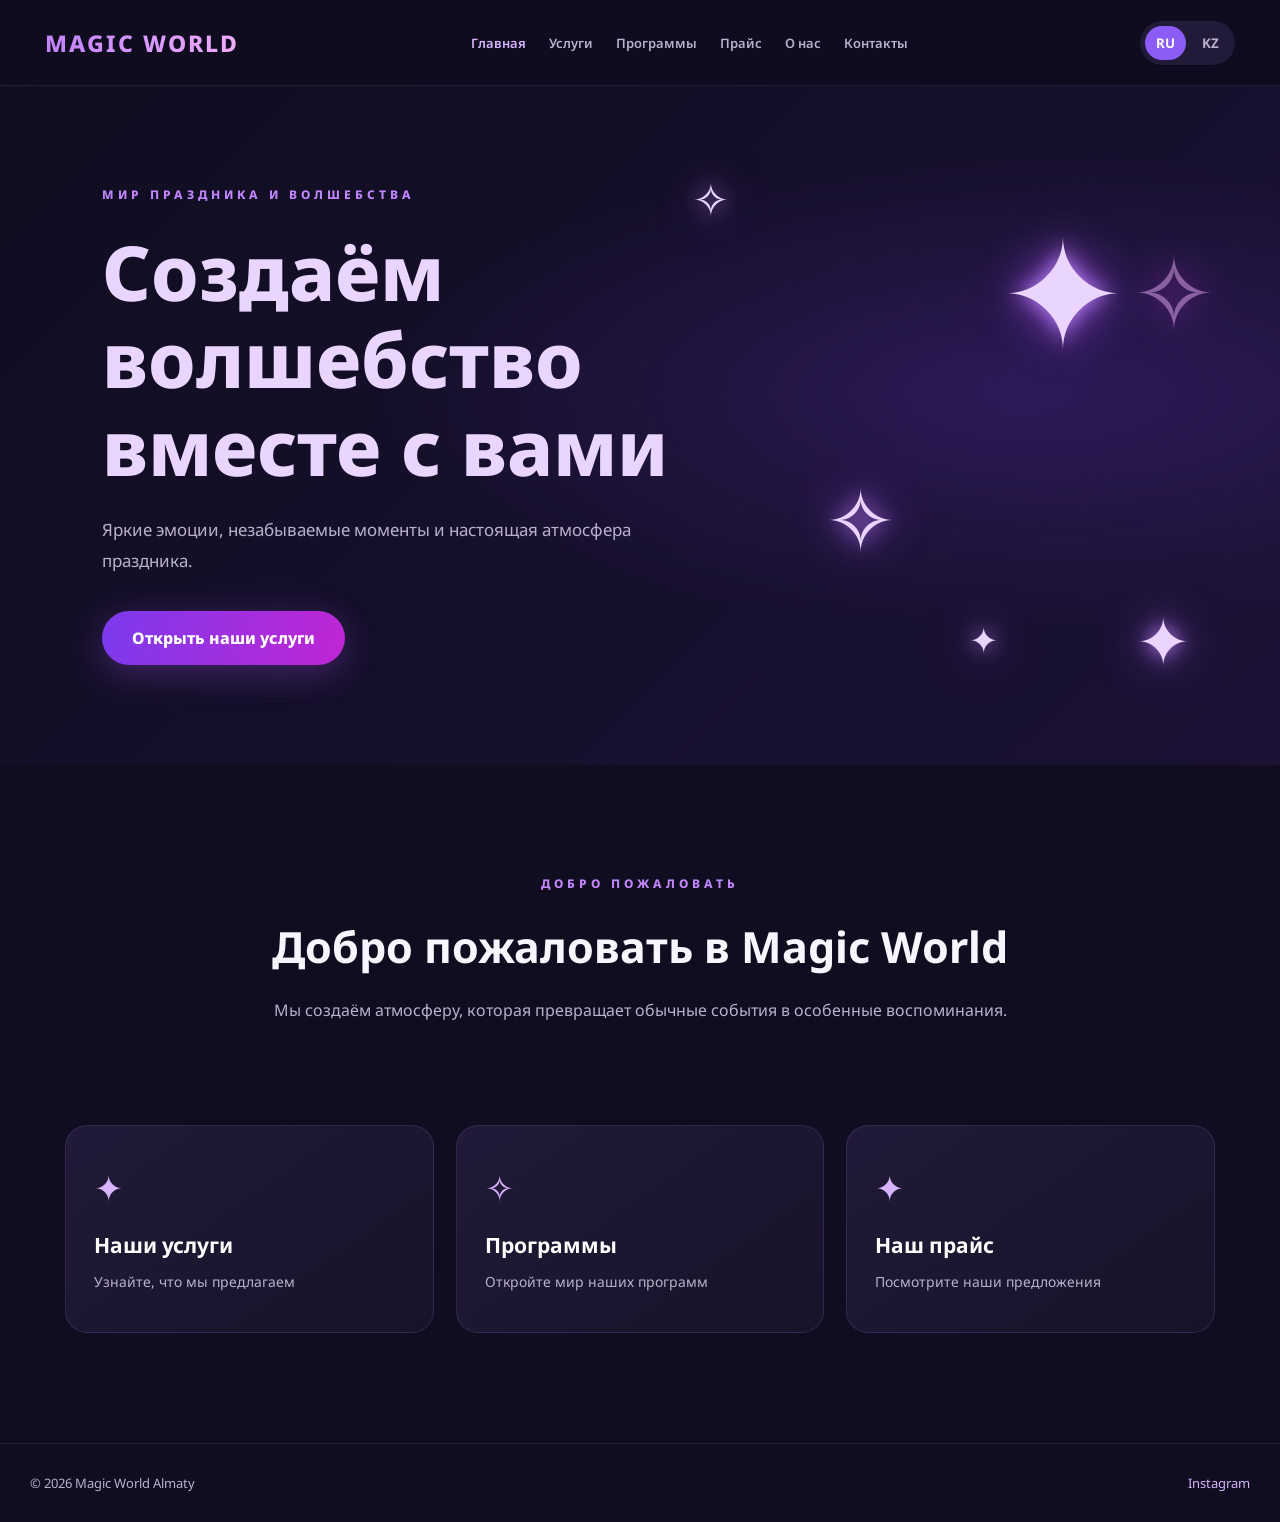
<file: index.html>
<!DOCTYPE html>
<html lang="ru">
<head>
    <meta charset="UTF-8">
    <meta name="viewport" content="width=device-width, initial-scale=1.0">
    <meta name="description" content="Magic World Almaty — создаём волшебство вместе с вами">
    <title>Magic World Almaty</title>
    <link rel="stylesheet" href="style.css">
    <link rel="preconnect" href="https://fonts.googleapis.com">
    <link href="https://fonts.googleapis.com/css2?family=Manrope:wght@400;500;600;700;800&display=swap" rel="stylesheet">
</head>

<body>

<header class="header">
    <div class="header-content">

        <a href="index.html" class="logo">MAGIC WORLD</a>

        <nav class="nav">
            <a href="index.html" class="active" data-ru="Главная" data-kz="Басты бет">Главная</a>
            <a href="services.html" data-ru="Услуги" data-kz="Қызметтер">Услуги</a>
            <a href="programs.html" data-ru="Программы" data-kz="Бағдарламалар">Программы</a>
            <a href="prices.html" data-ru="Прайс" data-kz="Бағалар">Прайс</a>
            <a href="about.html" data-ru="О нас" data-kz="Біз туралы">О нас</a>
            <a href="contacts.html" data-ru="Контакты" data-kz="Байланыс">Контакты</a>
        </nav>

        <div class="language-switch">
            <button class="lang-btn active" data-lang="ru">RU</button>
            <button class="lang-btn" data-lang="kz">KZ</button>
        </div>

    </div>
</header>

<main>

    <section class="hero" id="home">

        <div class="hero-stars">
            <span>✦</span>
            <span>✧</span>
            <span>✦</span>
            <span>✧</span>
            <span>✦</span>
        </div>

        <div class="hero-content">

            <p class="hero-label"
               data-ru="МИР ПРАЗДНИКА И ВОЛШЕБСТВА"
               data-kz="МЕРЕКЕ МЕН СИҚЫР ӘЛЕМІ">
               МИР ПРАЗДНИКА И ВОЛШЕБСТВА
            </p>

            <h1 data-ru="Создаём волшебство вместе с вами"
                data-kz="Сізбен бірге сиқыр жасаймыз">
                Создаём волшебство вместе с вами
            </h1>

            <p class="hero-description"
               data-ru="Яркие эмоции, незабываемые моменты и настоящая атмосфера праздника."
               data-kz="Жарқын эмоциялар, ұмытылмас сәттер және мерекенің ерекше атмосферасы.">
               Яркие эмоции, незабываемые моменты и настоящая атмосфера праздника.
            </p>

            <a href="services.html" class="hero-button"
               data-ru="Открыть наши услуги"
               data-kz="Қызметтерімізді көру">
               Открыть наши услуги
            </a>

        </div>

        <div class="hero-decoration">✧</div>

    </section>

    <section class="welcome">

        <p class="section-label"
           data-ru="ДОБРО ПОЖАЛОВАТЬ"
           data-kz="ҚОШ КЕЛДІҢІЗ">
           ДОБРО ПОЖАЛОВАТЬ
        </p>

        <h2 data-ru="Добро пожаловать в Magic World"
            data-kz="Magic World әлеміне қош келдіңіз">
            Добро пожаловать в Magic World
        </h2>

        <p data-ru="Мы создаём атмосферу, которая превращает обычные события в особенные воспоминания."
           data-kz="Біз қарапайым сәттерді ерекше естеліктерге айналдыратын атмосфера жасаймыз.">
           Мы создаём атмосферу, которая превращает обычные события в особенные воспоминания.
        </p>

    </section>

    <section class="quick-links">

        <a href="services.html" class="quick-card">
            <span>✦</span>
            <h3 data-ru="Наши услуги" data-kz="Қызметтеріміз">Наши услуги</h3>
            <p data-ru="Узнайте, что мы предлагаем" data-kz="Біз ұсынатын қызметтер">Узнайте, что мы предлагаем</p>
        </a>

        <a href="programs.html" class="quick-card">
            <span>✧</span>
            <h3 data-ru="Программы" data-kz="Бағдарламалар">Программы</h3>
            <p data-ru="Откройте мир наших программ" data-kz="Бағдарламаларымызды көріңіз">Откройте мир наших программ</p>
        </a>

        <a href="prices.html" class="quick-card">
            <span>✦</span>
            <h3 data-ru="Наш прайс" data-kz="Бағаларымыз">Наш прайс</h3>
            <p data-ru="Посмотрите наши предложения" data-kz="Ұсыныстарымызды қараңыз">Посмотрите наши предложения</p>
        </a>

    </section>

</main>

<footer class="footer">
    <p>© 2026 Magic World Almaty</p>
    <a href="https://www.instagram.com/magic_world_almaty/" target="_blank" rel="noopener noreferrer">
        Instagram
    </a>
</footer>

<script src="script.js"></script>

</body>
</html>
</file>
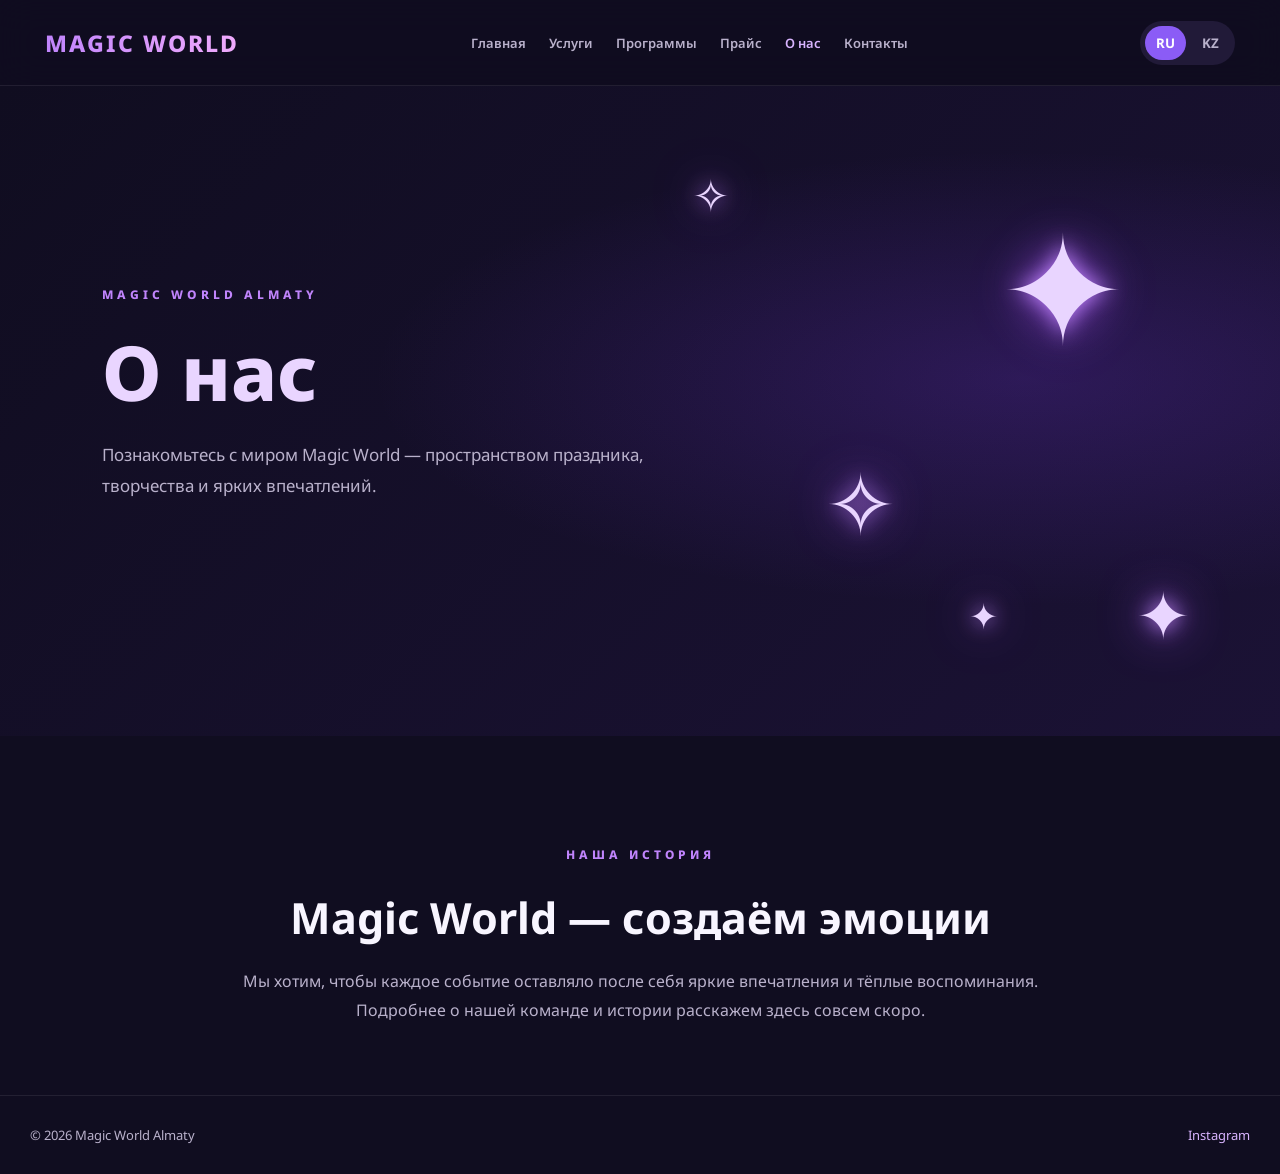
<file: about.html>
<!DOCTYPE html>
<html lang="ru">
<head>
    <meta charset="UTF-8">
    <meta name="viewport" content="width=device-width, initial-scale=1.0">
    <title>О нас — Magic World Almaty</title>
    <link rel="stylesheet" href="style.css">
</head>

<body>

<header class="header">
    <div class="header-content">

        <a href="index.html" class="logo">MAGIC WORLD</a>

        <nav class="nav">
            <a href="index.html" data-ru="Главная" data-kz="Басты бет">Главная</a>
            <a href="services.html" data-ru="Услуги" data-kz="Қызметтер">Услуги</a>
            <a href="programs.html" data-ru="Программы" data-kz="Бағдарламалар">Программы</a>
            <a href="prices.html" data-ru="Прайс" data-kz="Бағалар">Прайс</a>
            <a href="about.html" class="active" data-ru="О нас" data-kz="Біз туралы">О нас</a>
            <a href="contacts.html" data-ru="Контакты" data-kz="Байланыс">Контакты</a>
        </nav>

        <div class="language-switch">
            <button class="lang-btn active" data-lang="ru">RU</button>
            <button class="lang-btn" data-lang="kz">KZ</button>
        </div>

    </div>
</header>

<main>

    <section class="hero">
        <div class="hero-stars">
            <span>✦</span>
            <span>✧</span>
            <span>✦</span>
            <span>✧</span>
            <span>✦</span>
        </div>

        <div class="hero-content">

            <p class="hero-label">MAGIC WORLD ALMATY</p>

            <h1 data-ru="О нас"
                data-kz="Біз туралы">
                О нас
            </h1>

            <p class="hero-description"
               data-ru="Познакомьтесь с миром Magic World — пространством праздника, творчества и ярких впечатлений."
               data-kz="Magic World әлемімен танысыңыз — мереке, шығармашылық және жарқын әсерлер кеңістігі.">
                Познакомьтесь с миром Magic World — пространством праздника, творчества и ярких впечатлений.
            </p>

        </div>
    </section>

    <section class="welcome">

        <p class="section-label"
           data-ru="НАША ИСТОРИЯ"
           data-kz="БІЗДІҢ ТАРИХЫМЫЗ">
            НАША ИСТОРИЯ
        </p>

        <h2 data-ru="Magic World — создаём эмоции"
            data-kz="Magic World — эмоциялар сыйлаймыз">
            Magic World — создаём эмоции
        </h2>

        <p data-ru="Мы хотим, чтобы каждое событие оставляло после себя яркие впечатления и тёплые воспоминания. Подробнее о нашей команде и истории расскажем здесь совсем скоро."
           data-kz="Әрбір оқиға жарқын әсерлер мен жылы естеліктер қалдырғанын қалаймыз. Командамыз бен тарихымыз туралы толығырақ жақында айтамыз.">
            Мы хотим, чтобы каждое событие оставляло после себя яркие впечатления и тёплые воспоминания. Подробнее о нашей команде и истории расскажем здесь совсем скоро.
        </p>

    </section>

</main>

<footer class="footer">
    <p>© 2026 Magic World Almaty</p>
    <a href="https://www.instagram.com/magic_world_almaty/"
       target="_blank" rel="noopener noreferrer">Instagram</a>
</footer>

<script src="script.js"></script>

</body>
</html>
</file>
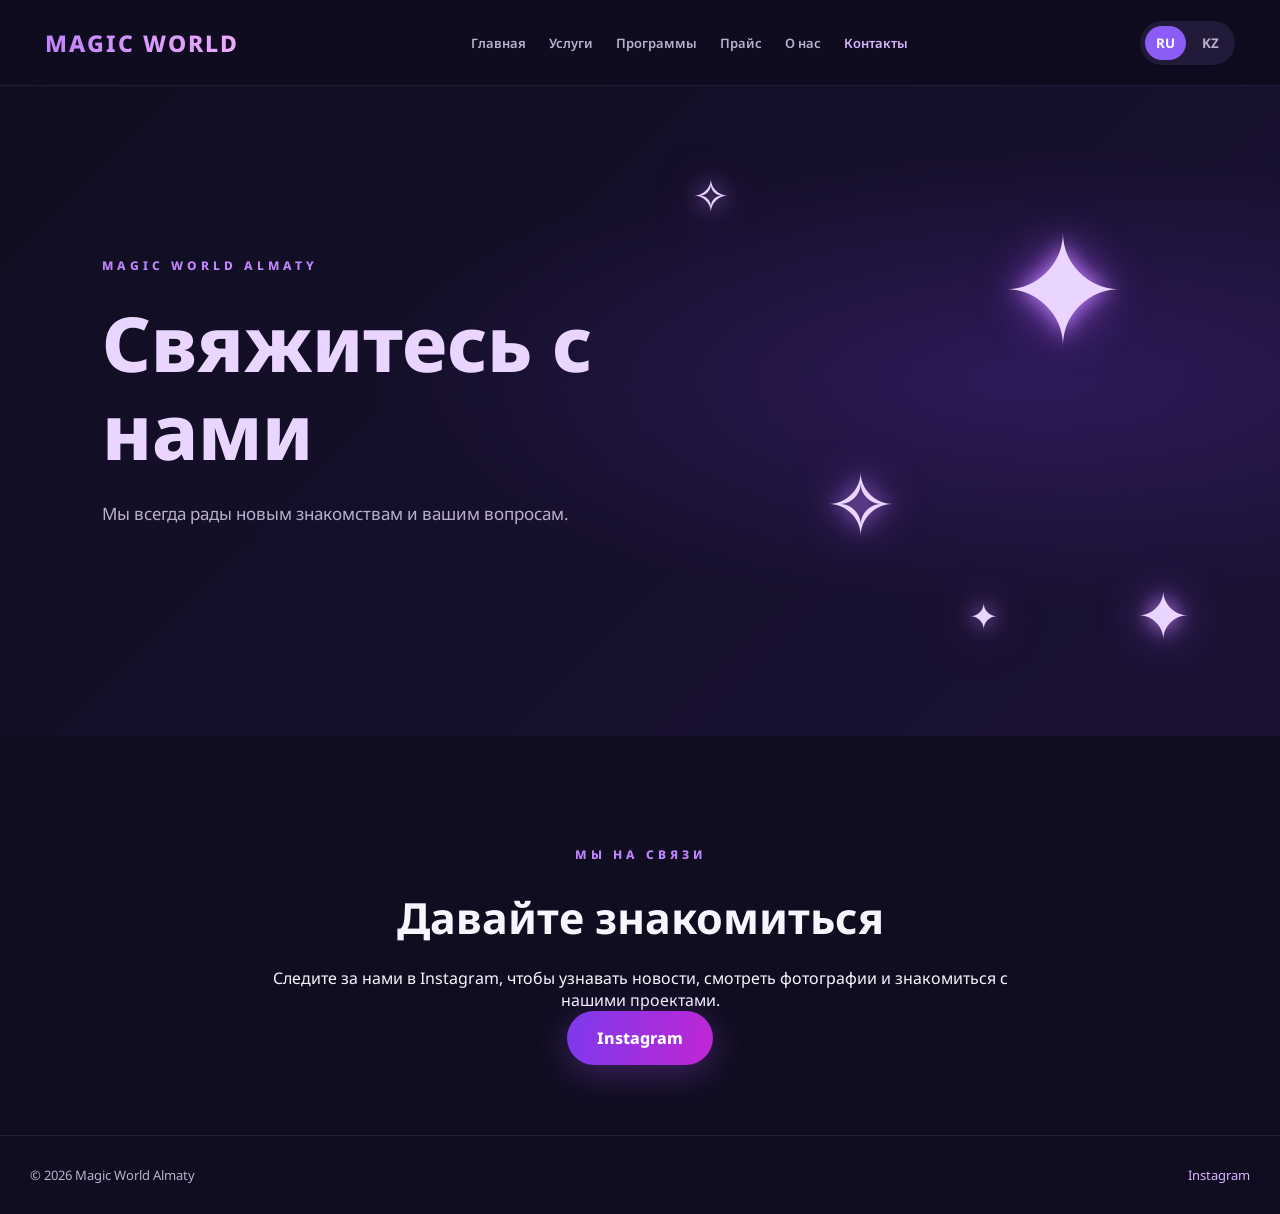
<file: contacts.html>
<!DOCTYPE html>
<html lang="ru">
<head>
    <meta charset="UTF-8">
    <meta name="viewport" content="width=device-width, initial-scale=1.0">
    <title>Контакты — Magic World Almaty</title>
    <link rel="stylesheet" href="style.css">
</head>

<body>

<header class="header">
    <div class="header-content">

        <a href="index.html" class="logo">MAGIC WORLD</a>

        <nav class="nav">
            <a href="index.html" data-ru="Главная" data-kz="Басты бет">Главная</a>
            <a href="services.html" data-ru="Услуги" data-kz="Қызметтер">Услуги</a>
            <a href="programs.html" data-ru="Программы" data-kz="Бағдарламалар">Программы</a>
            <a href="prices.html" data-ru="Прайс" data-kz="Бағалар">Прайс</a>
            <a href="about.html" data-ru="О нас" data-kz="Біз туралы">О нас</a>
            <a href="contacts.html" class="active" data-ru="Контакты" data-kz="Байланыс">Контакты</a>
        </nav>

        <div class="language-switch">
            <button class="lang-btn active" data-lang="ru">RU</button>
            <button class="lang-btn" data-lang="kz">KZ</button>
        </div>

    </div>
</header>

<main>

    <section class="hero">
        <div class="hero-stars">
            <span>✦</span>
            <span>✧</span>
            <span>✦</span>
            <span>✧</span>
            <span>✦</span>
        </div>

        <div class="hero-content">

            <p class="hero-label">MAGIC WORLD ALMATY</p>

            <h1 data-ru="Свяжитесь с нами"
                data-kz="Бізбен байланысыңыз">
                Свяжитесь с нами
            </h1>

            <p class="hero-description"
               data-ru="Мы всегда рады новым знакомствам и вашим вопросам."
               data-kz="Біз жаңа таныстықтар мен сұрақтарыңызға әрқашан қуаныштымыз.">
                Мы всегда рады новым знакомствам и вашим вопросам.
            </p>

        </div>
    </section>

    <section class="welcome">

        <p class="section-label"
           data-ru="МЫ НА СВЯЗИ"
           data-kz="БІЗ БАЙЛАНЫСТАМЫЗ">
            МЫ НА СВЯЗИ
        </p>

        <h2 data-ru="Давайте знакомиться"
            data-kz="Танысайық">
            Давайте знакомиться
        </h2>

        <p data-ru="Следите за нами в Instagram, чтобы узнавать новости, смотреть фотографии и знакомиться с нашими проектами."
           data-kz="Жаңалықтарды біліп, фотосуреттерді көріп, жобаларымызбен танысу үшін Instagram парақшамызға жазылыңыз.">
            Следите за нами в Instagram, чтобы узнавать новости, смотреть фотографии и знакомиться с нашими проектами.
        </p>

        <a href="https://www.instagram.com/magic_world_almaty/"
           target="_blank"
           rel="noopener noreferrer"
           class="hero-button">
            Instagram
        </a>

    </section>

</main>

<footer class="footer">
    <p>© 2026 Magic World Almaty</p>
    <a href="https://www.instagram.com/magic_world_almaty/"
       target="_blank" rel="noopener noreferrer">Instagram</a>
</footer>

<script src="script.js"></script>

</body>
</html>
</file>
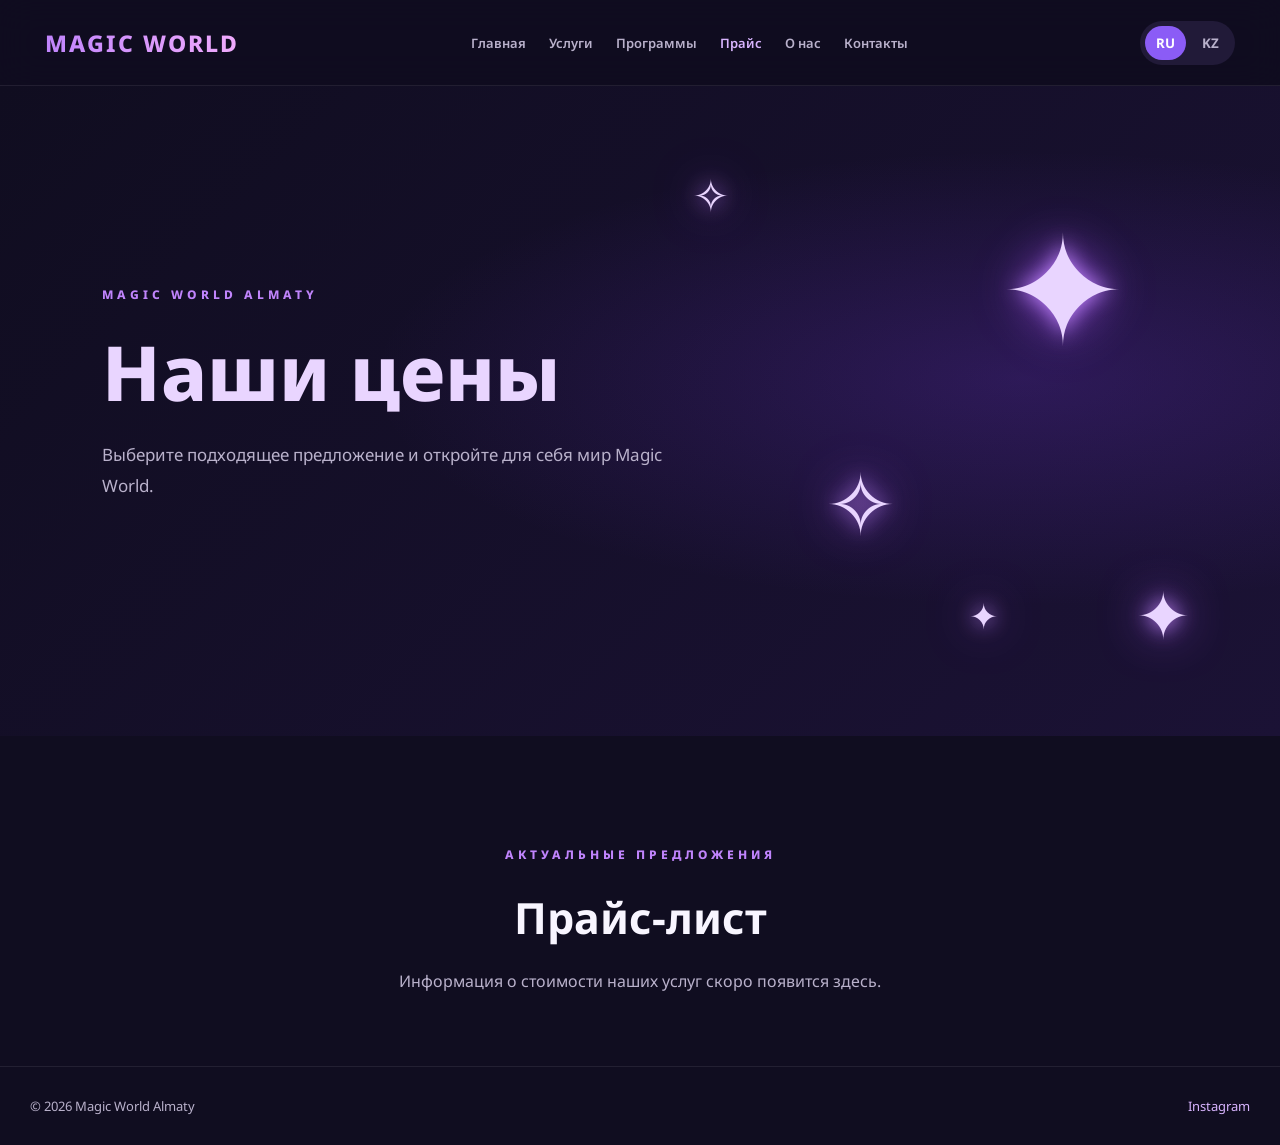
<file: prices.html>
<!DOCTYPE html>
<html lang="ru">
<head>
    <meta charset="UTF-8">
    <meta name="viewport" content="width=device-width, initial-scale=1.0">
    <title>Прайс — Magic World Almaty</title>
    <link rel="stylesheet" href="style.css">
</head>

<body>

<header class="header">
    <div class="header-content">
        <a href="index.html" class="logo">MAGIC WORLD</a>

        <nav class="nav">
            <a href="index.html" data-ru="Главная" data-kz="Басты бет">Главная</a>
            <a href="services.html" data-ru="Услуги" data-kz="Қызметтер">Услуги</a>
            <a href="programs.html" data-ru="Программы" data-kz="Бағдарламалар">Программы</a>
            <a href="prices.html" class="active" data-ru="Прайс" data-kz="Бағалар">Прайс</a>
            <a href="about.html" data-ru="О нас" data-kz="Біз туралы">О нас</a>
            <a href="contacts.html" data-ru="Контакты" data-kz="Байланыс">Контакты</a>
        </nav>

        <div class="language-switch">
            <button class="lang-btn active" data-lang="ru">RU</button>
            <button class="lang-btn" data-lang="kz">KZ</button>
        </div>
    </div>
</header>

<main>

    <section class="hero">
        <div class="hero-stars">
            <span>✦</span>
            <span>✧</span>
            <span>✦</span>
            <span>✧</span>
            <span>✦</span>
        </div>

        <div class="hero-content">
            <p class="hero-label">MAGIC WORLD ALMATY</p>

            <h1 data-ru="Наши цены"
                data-kz="Біздің бағалар">
                Наши цены
            </h1>

            <p class="hero-description"
               data-ru="Выберите подходящее предложение и откройте для себя мир Magic World."
               data-kz="Өзіңізге қолайлы ұсынысты таңдап, Magic World әлемін ашыңыз.">
                Выберите подходящее предложение и откройте для себя мир Magic World.
            </p>
        </div>
    </section>

    <section class="welcome">
        <p class="section-label"
           data-ru="АКТУАЛЬНЫЕ ПРЕДЛОЖЕНИЯ"
           data-kz="ӨЗЕКТІ ҰСЫНЫСТАР">
            АКТУАЛЬНЫЕ ПРЕДЛОЖЕНИЯ
        </p>

        <h2 data-ru="Прайс-лист"
            data-kz="Бағалар тізімі">
            Прайс-лист
        </h2>

        <p data-ru="Информация о стоимости наших услуг скоро появится здесь."
           data-kz="Қызметтеріміздің бағасы туралы ақпарат жақында осында жарияланады.">
            Информация о стоимости наших услуг скоро появится здесь.
        </p>
    </section>

</main>

<footer class="footer">
    <p>© 2026 Magic World Almaty</p>
    <a href="https://www.instagram.com/magic_world_almaty/"
       target="_blank" rel="noopener noreferrer">Instagram</a>
</footer>

<script src="script.js"></script>

</body>
</html>
</file>
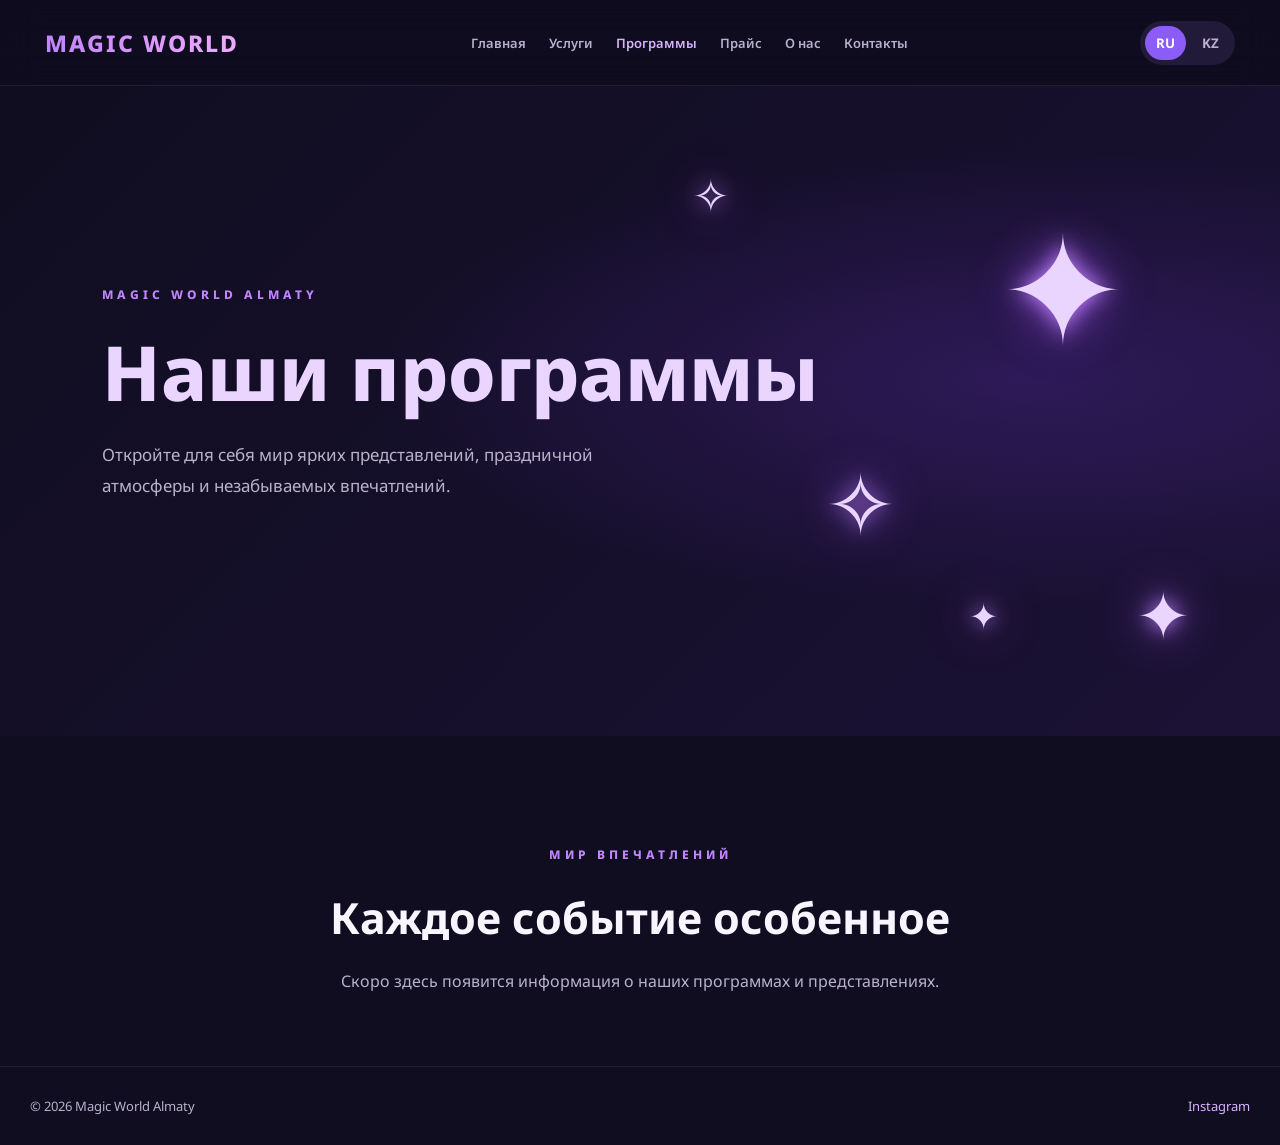
<file: programs.html>
<!DOCTYPE html>
<html lang="ru">
<head>
    <meta charset="UTF-8">
    <meta name="viewport" content="width=device-width, initial-scale=1.0">
    <title>Программы — Magic World Almaty</title>
    <link rel="stylesheet" href="style.css">
</head>

<body>

<header class="header">
    <div class="header-content">
        <a href="index.html" class="logo">MAGIC WORLD</a>

        <nav class="nav">
            <a href="index.html" data-ru="Главная" data-kz="Басты бет">Главная</a>
            <a href="services.html" data-ru="Услуги" data-kz="Қызметтер">Услуги</a>
            <a href="programs.html" class="active" data-ru="Программы" data-kz="Бағдарламалар">Программы</a>
            <a href="prices.html" data-ru="Прайс" data-kz="Бағалар">Прайс</a>
            <a href="about.html" data-ru="О нас" data-kz="Біз туралы">О нас</a>
            <a href="contacts.html" data-ru="Контакты" data-kz="Байланыс">Контакты</a>
        </nav>

        <div class="language-switch">
            <button class="lang-btn active" data-lang="ru">RU</button>
            <button class="lang-btn" data-lang="kz">KZ</button>
        </div>
    </div>
</header>

<main>

    <section class="hero">
        <div class="hero-stars">
            <span>✦</span>
            <span>✧</span>
            <span>✦</span>
            <span>✧</span>
            <span>✦</span>
        </div>

        <div class="hero-content">
            <p class="hero-label">MAGIC WORLD ALMATY</p>

            <h1 data-ru="Наши программы"
                data-kz="Біздің бағдарламалар">
                Наши программы
            </h1>

            <p class="hero-description"
               data-ru="Откройте для себя мир ярких представлений, праздничной атмосферы и незабываемых впечатлений."
               data-kz="Жарқын қойылымдар, мерекелік атмосфера және ұмытылмас әсерлер әлемін ашыңыз.">
                Откройте для себя мир ярких представлений, праздничной атмосферы и незабываемых впечатлений.
            </p>
        </div>
    </section>

    <section class="welcome">
        <p class="section-label"
           data-ru="МИР ВПЕЧАТЛЕНИЙ"
           data-kz="ӘСЕРЛЕР ӘЛЕМІ">
            МИР ВПЕЧАТЛЕНИЙ
        </p>

        <h2 data-ru="Каждое событие особенное"
            data-kz="Әрбір оқиға ерекше">
            Каждое событие особенное
        </h2>

        <p data-ru="Скоро здесь появится информация о наших программах и представлениях."
           data-kz="Жақында мұнда бағдарламаларымыз бен қойылымдарымыз туралы ақпарат пайда болады.">
            Скоро здесь появится информация о наших программах и представлениях.
        </p>
    </section>

</main>

<footer class="footer">
    <p>© 2026 Magic World Almaty</p>
    <a href="https://www.instagram.com/magic_world_almaty/"
       target="_blank" rel="noopener noreferrer">Instagram</a>
</footer>

<script src="script.js"></script>

</body>
</html>
</file>
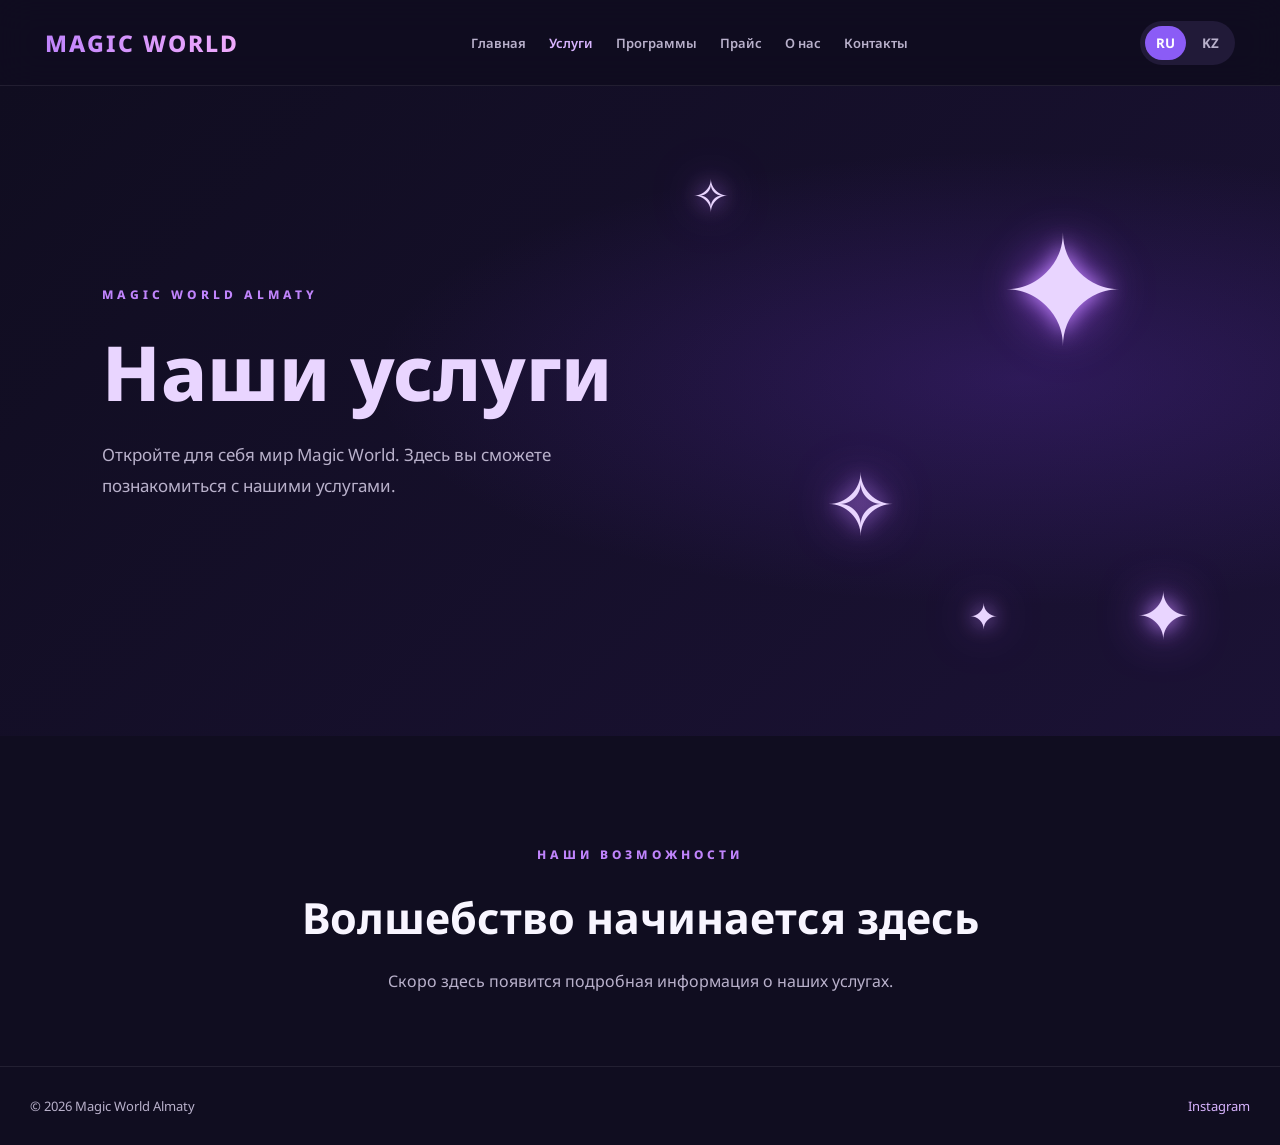
<file: services.html>
<!DOCTYPE html>
<html lang="ru">
<head>
    <meta charset="UTF-8">
    <meta name="viewport" content="width=device-width, initial-scale=1.0">
    <title>Услуги — Magic World Almaty</title>
    <link rel="stylesheet" href="style.css">
    <link href="https://fonts.googleapis.com/css2?family=Manrope:wght@400;500;600;700;800&display=swap" rel="stylesheet">
</head>

<body>

<header class="header">
    <div class="header-content">

        <a href="index.html" class="logo">MAGIC WORLD</a>

        <nav class="nav">
            <a href="index.html" data-ru="Главная" data-kz="Басты бет">Главная</a>
            <a href="services.html" class="active" data-ru="Услуги" data-kz="Қызметтер">Услуги</a>
            <a href="programs.html" data-ru="Программы" data-kz="Бағдарламалар">Программы</a>
            <a href="prices.html" data-ru="Прайс" data-kz="Бағалар">Прайс</a>
            <a href="about.html" data-ru="О нас" data-kz="Біз туралы">О нас</a>
            <a href="contacts.html" data-ru="Контакты" data-kz="Байланыс">Контакты</a>
        </nav>

        <div class="language-switch">
            <button class="lang-btn active" data-lang="ru">RU</button>
            <button class="lang-btn" data-lang="kz">KZ</button>
        </div>

    </div>
</header>

<main>

    <section class="hero">
        <div class="hero-stars">
            <span>✦</span>
            <span>✧</span>
            <span>✦</span>
            <span>✧</span>
            <span>✦</span>
        </div>

        <div class="hero-content">
            <p class="hero-label"
               data-ru="MAGIC WORLD ALMATY"
               data-kz="MAGIC WORLD ALMATY">
               MAGIC WORLD ALMATY
            </p>

            <h1 data-ru="Наши услуги"
                data-kz="Біздің қызметтер">
                Наши услуги
            </h1>

            <p class="hero-description"
               data-ru="Откройте для себя мир Magic World. Здесь вы сможете познакомиться с нашими услугами."
               data-kz="Magic World әлемімен танысыңыз. Мұнда біздің қызметтеріміз туралы біле аласыз.">
               Откройте для себя мир Magic World. Здесь вы сможете познакомиться с нашими услугами.
            </p>
        </div>
    </section>

    <section class="welcome">
        <p class="section-label"
           data-ru="НАШИ ВОЗМОЖНОСТИ"
           data-kz="БІЗДІҢ МҮМКІНДІКТЕРІМІЗ">
           НАШИ ВОЗМОЖНОСТИ
        </p>

        <h2 data-ru="Волшебство начинается здесь"
            data-kz="Сиқыр осы жерден басталады">
            Волшебство начинается здесь
        </h2>

        <p data-ru="Скоро здесь появится подробная информация о наших услугах."
           data-kz="Жақында мұнда қызметтеріміз туралы толық ақпарат пайда болады.">
           Скоро здесь появится подробная информация о наших услугах.
        </p>
    </section>

</main>

<footer class="footer">
    <p>© 2026 Magic World Almaty</p>
    <a href="https://www.instagram.com/magic_world_almaty/" target="_blank" rel="noopener noreferrer">Instagram</a>
</footer>

<script src="script.js"></script>

</body>
</html>
</file>
<file: style.css>
@import url('https://fonts.googleapis.com/css2?family=Noto+Sans:wght@400;500;600;700;800&display=swap');

:root {
    --background: #100d20;
    --surface: #1b1630;
    --purple: #a78bfa;
    --pink: #e879f9;
    --white: #f8f5ff;
    --muted: #b9b1cb;
}

* {
    margin: 0;
    padding: 0;
    box-sizing: border-box;
    font-family: 'Noto Sans', sans-serif;
    font-synthesis: none;
}

html {
    scroll-behavior: smooth;
    text-rendering: optimizeLegibility;
}

body {
    font-family: 'Noto Sans', sans-serif;
    background: var(--background);
    color: var(--white);
    overflow-x: hidden;
}

/* HEADER */

.header {
    width: 100%;
    position: sticky;
    top: 0;
    z-index: 100;
    background: rgba(16, 13, 32, 0.92);
    backdrop-filter: blur(18px);
    border-bottom: 1px solid rgba(255,255,255,0.08);
}

.header-content {
    max-width: 1250px;
    min-height: 85px;
    margin: auto;
    padding: 15px 30px;
    display: flex;
    align-items: center;
    justify-content: space-between;
    gap: 25px;
}

.logo {
    font-size: 23px;
    font-weight: 800;
    letter-spacing: 2px;
    text-decoration: none;
    background: linear-gradient(90deg, #c084fc, #f0abfc, #67e8f9, #c084fc);
    background-size: 300%;
    color: transparent;
    background-clip: text;
    animation: logoGlow 6s linear infinite;
    white-space: nowrap;
}

@keyframes logoGlow {
    to {
        background-position: 300%;
    }
}

.nav {
    display: flex;
    align-items: center;
    gap: 23px;
}

.nav a {
    color: var(--muted);
    text-decoration: none;
    font-size: 13px;
    font-weight: 600;
    transition: 0.3s;
}

.nav a:hover,
.nav a.active {
    color: #d8b4fe;
}

.language-switch {
    display: flex;
    gap: 5px;
    padding: 5px;
    background: #211a38;
    border-radius: 30px;
}

.lang-btn {
    border: none;
    background: transparent;
    color: var(--muted);
    padding: 8px 11px;
    border-radius: 20px;
    cursor: pointer;
    font-weight: 700;
}

.lang-btn.active {
    background: #8b5cf6;
    color: white;
}

/* HERO */

.hero {
    min-height: 650px;
    padding: 100px 8%;
    position: relative;
    overflow: hidden;
    display: flex;
    align-items: center;
    background:
        radial-gradient(ellipse at 80% 45%, rgba(124,58,237,0.22), transparent 45%),
        linear-gradient(135deg, #100d20, #1b1235);
}

.hero-content {
    max-width: 720px;
    position: relative;
    z-index: 3;
}

.hero-label,
.section-label {
    color: #c084fc;
    letter-spacing: 4px;
    font-size: 12px;
    font-weight: 800;
    margin-bottom: 25px;
}

.hero h1 {
    color: #e9d5ff;
    font-size: clamp(42px, 6vw, 76px);
    font-weight: 800;
    line-height: 1.15;
    max-width: 800px;
    margin-bottom: 25px;
}

.hero-description {
    color: var(--muted);
    font-size: 17px;
    line-height: 1.8;
    max-width: 560px;
    margin-bottom: 35px;
}

.hero-button {
    display: inline-block;
    padding: 16px 30px;
    border-radius: 40px;
    color: white;
    text-decoration: none;
    font-weight: 800;
    background: linear-gradient(100deg, #7c3aed, #c026d3);
    box-shadow: 0 8px 35px rgba(168,85,247,0.3);
    transition: 0.3s;
}

.hero-button:hover {
    transform: translateY(-4px);
    box-shadow: 0 12px 40px rgba(192,38,211,0.45);
}

/* STARS */

.hero-stars {
    position: absolute;
    inset: 0;
    pointer-events: none;
    overflow: hidden;
}

.hero-stars span {
    position: absolute;
    color: #e9d5ff;
    text-shadow: 0 0 20px #c084fc, 0 0 50px #a855f7;
    animation: twinkle 4s ease-in-out infinite;
}

.hero-stars span:nth-child(1) {
    right: 12%;
    top: 15%;
    font-size: 150px;
}

.hero-stars span:nth-child(2) {
    right: 30%;
    top: 55%;
    font-size: 85px;
    animation-delay: 1s;
}

.hero-stars span:nth-child(3) {
    right: 7%;
    bottom: 12%;
    font-size: 65px;
    animation-delay: 2s;
}

.hero-stars span:nth-child(4) {
    right: 43%;
    top: 12%;
    font-size: 45px;
    animation-delay: 1.5s;
}

.hero-stars span:nth-child(5) {
    right: 22%;
    bottom: 15%;
    font-size: 35px;
    animation-delay: 2.5s;
}

@keyframes twinkle {
    0%, 100% {
        opacity: 0.4;
        transform: scale(0.85) rotate(-10deg);
    }

    50% {
        opacity: 1;
        transform: scale(1.15) rotate(12deg);
    }
}

.hero-decoration {
    position: absolute;
    right: 5%;
    top: 20%;
    color: #f0abfc;
    font-size: 100px;
    opacity: 0.5;
    text-shadow: 0 0 35px #d946ef;
}

/* WELCOME */

.welcome {
    max-width: 850px;
    margin: auto;
    padding: 110px 25px 70px;
    text-align: center;
}

.welcome h2 {
    font-size: clamp(28px, 4vw, 43px);
    margin-bottom: 20px;
}

.welcome > p:last-child {
    color: var(--muted);
    line-height: 1.8;
    font-size: 16px;
}

/* QUICK LINKS */

.quick-links {
    max-width: 1200px;
    margin: 0 auto;
    padding: 30px 25px 110px;
    display: grid;
    grid-template-columns: repeat(3, 1fr);
    gap: 22px;
}

.quick-card {
    display: block;
    padding: 38px 28px;
    border-radius: 22px;
    background: linear-gradient(145deg, #211a38, #171329);
    border: 1px solid rgba(192,132,252,0.15);
    text-decoration: none;
    color: white;
    transition: 0.3s;
}

.quick-card:hover {
    transform: translateY(-7px);
    border-color: #a78bfa;
    box-shadow: 0 15px 40px rgba(139,92,246,0.15);
}

.quick-card span {
    display: block;
    color: #d8b4fe;
    font-size: 35px;
    margin-bottom: 20px;
}

.quick-card h3 {
    font-size: 21px;
    margin-bottom: 12px;
}

.quick-card p {
    color: var(--muted);
    font-size: 14px;
    line-height: 1.6;
}

/* FOOTER */

.footer {
    border-top: 1px solid rgba(255,255,255,0.08);
    padding: 30px;
    display: flex;
    justify-content: space-between;
    align-items: center;
    color: var(--muted);
    font-size: 13px;
}

.footer a {
    color: #d8b4fe;
    text-decoration: none;
}

/* MOBILE */

@media (max-width: 900px) {
    .header-content {
        flex-wrap: wrap;
        justify-content: space-between;
    }

    .nav {
        order: 3;
        width: 100%;
        justify-content: center;
        flex-wrap: wrap;
        gap: 15px;
    }

    .quick-links {
        grid-template-columns: 1fr;
    }
}

@media (max-width: 600px) {
    .header-content {
        padding: 15px;
    }

    .logo {
        font-size: 19px;
    }

    .nav {
        gap: 12px;
    }

    .nav a {
        font-size: 11px;
    }

    .hero {
        min-height: 570px;
        padding: 80px 25px;
    }

    .hero h1 {
        font-size: 43px;
    }

    .hero-description {
        font-size: 14px;
    }

    .hero-stars span:nth-child(1) {
        font-size: 85px;
        right: 5%;
        top: 8%;
    }

    .hero-stars span:nth-child(2) {
        font-size: 55px;
        right: 8%;
        top: 65%;
    }

    .hero-stars span:nth-child(3) {
        font-size: 40px;
    }

    .hero-stars span:nth-child(4),
    .hero-stars span:nth-child(5),
    .hero-decoration {
        display: none;
    }

    .footer {
        flex-direction: column;
        gap: 15px;
        text-align: center;
    }
}

@media (prefers-reduced-motion: reduce) {
    *, *::before, *::after {
        animation-duration: 0.01ms !important;
        transition-duration: 0.01ms !important;
        scroll-behavior: auto !important;
    }
}
</file>
